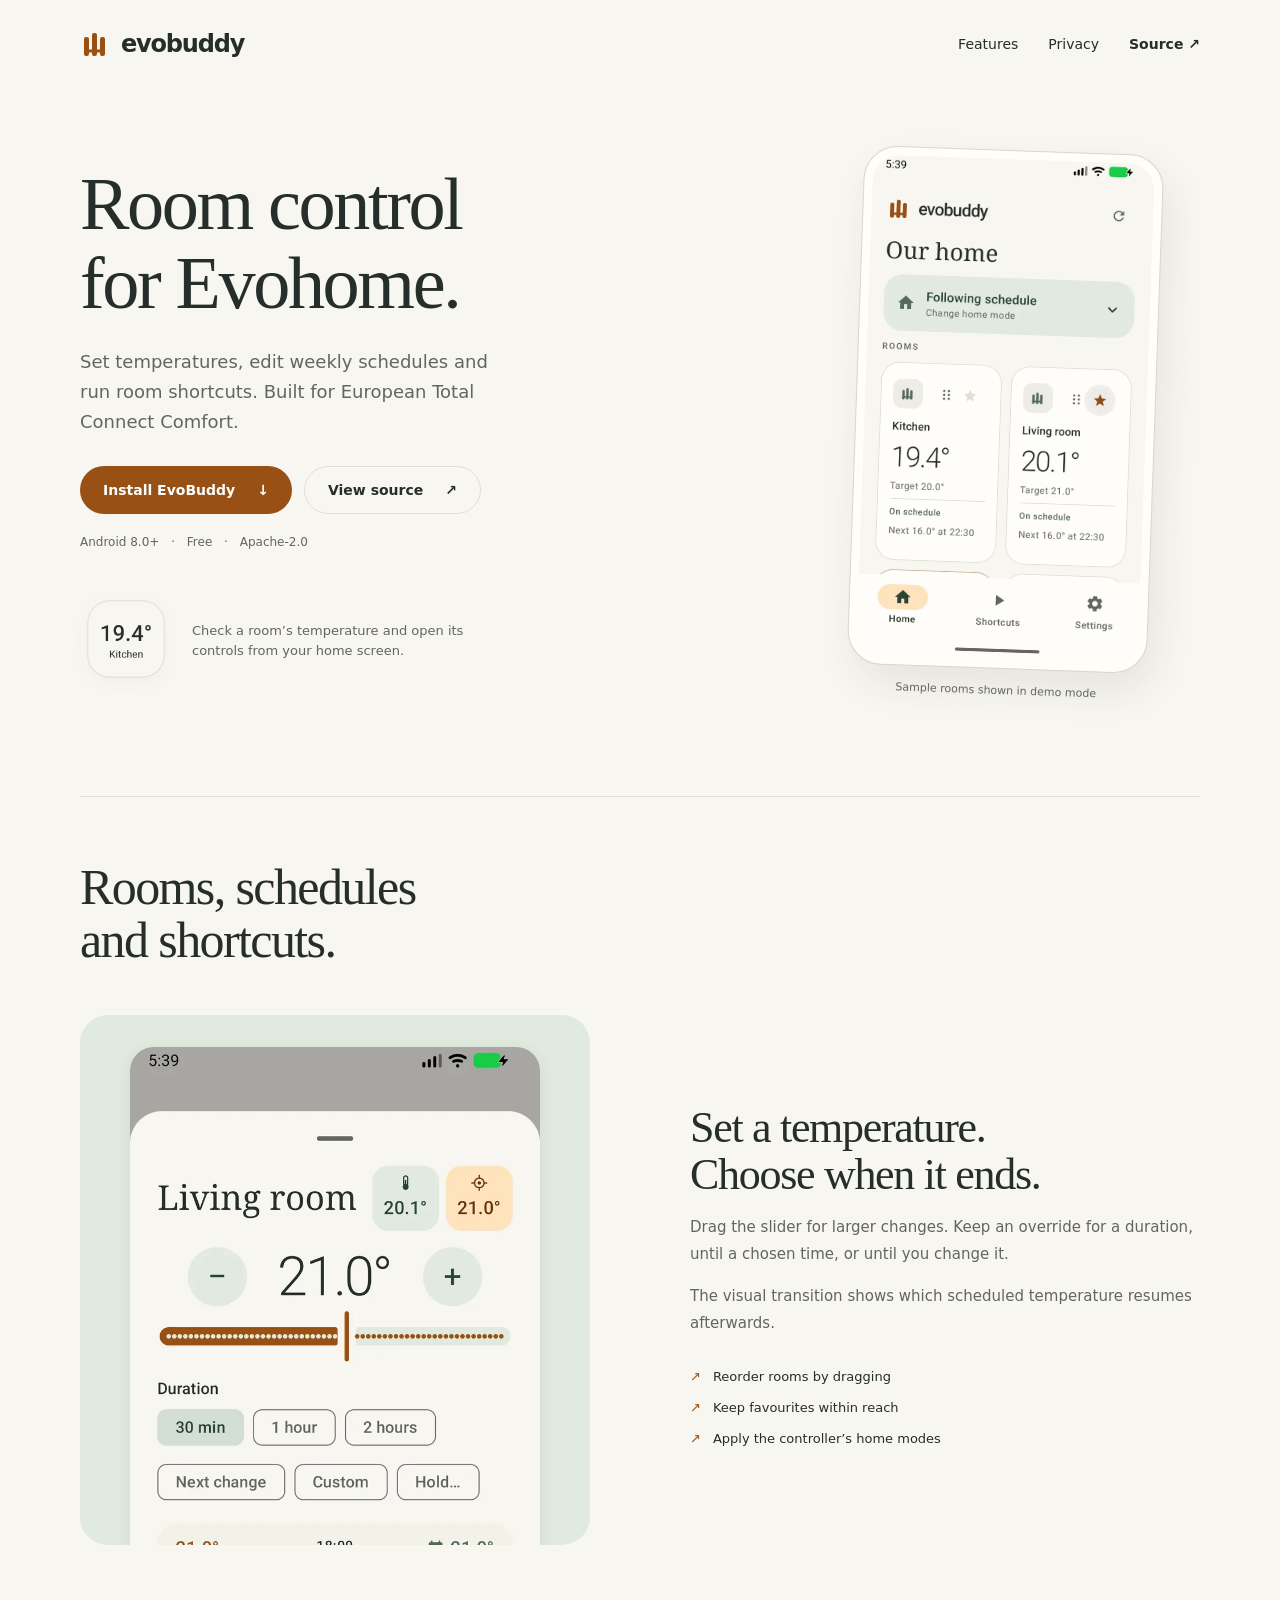
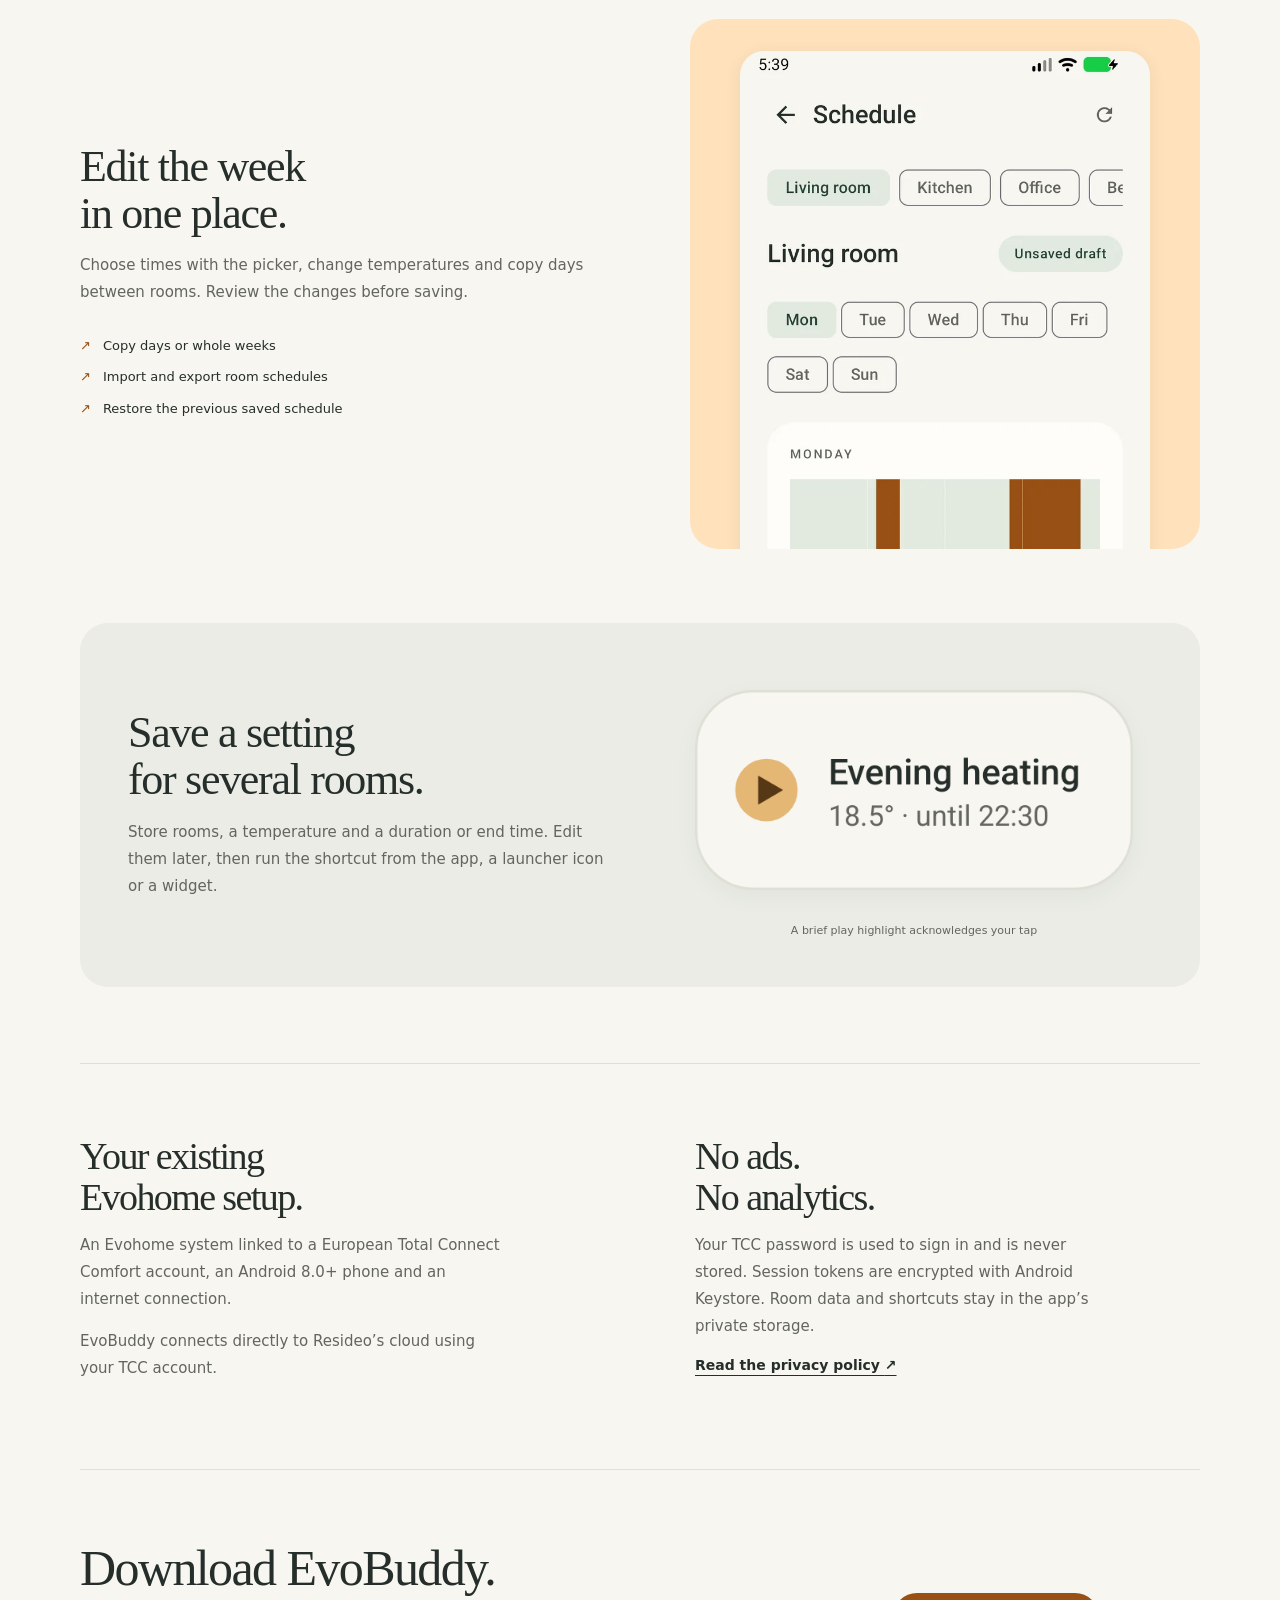
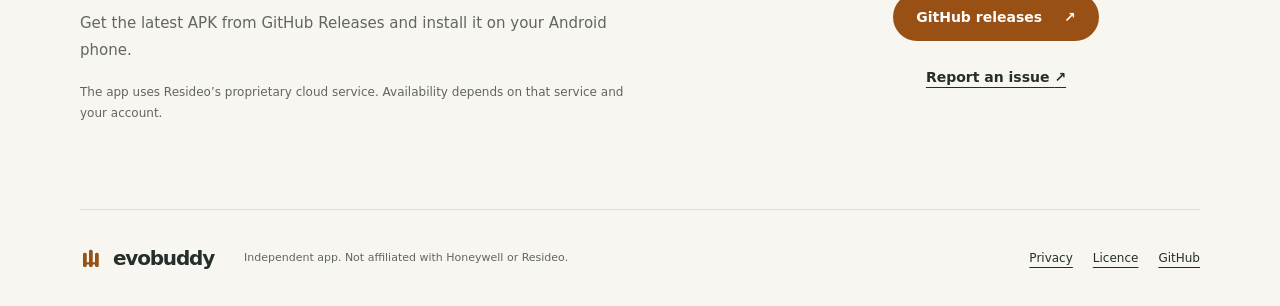
<file: site/index.html>
<!doctype html>
<html lang="en">
<head>
  <meta charset="utf-8">
  <meta name="viewport" content="width=device-width, initial-scale=1">
  <meta name="theme-color" content="#f8f6f0">
  <meta name="description" content="A lightweight Android app for European Evohome. Set room temperatures, edit schedules and run shortcuts from your home screen.">
  <meta property="og:title" content="EvoBuddy — room control for Evohome">
  <meta property="og:description" content="Temperatures, schedules and home-screen shortcuts. Free and open source for Android.">
  <meta property="og:type" content="website">
  <meta property="og:url" content="https://evobuddy.datatra.sh/">
  <meta property="og:image" content="https://evobuddy.datatra.sh/assets/social.png">
  <link rel="canonical" href="https://evobuddy.datatra.sh/">
  <link rel="icon" href="assets/mark.svg" type="image/svg+xml">
  <link rel="stylesheet" href="style.css">
  <title>EvoBuddy — room control for Evohome</title>
</head>
<body>
  <a class="skip" href="#main">Skip to content</a>
  <header class="topbar wrap">
    <a class="brand" href="./" aria-label="EvoBuddy home"><img src="assets/mark.svg" width="32" height="32" alt="">evobuddy</a>
    <nav aria-label="Main navigation"><a href="#features">Features</a><a href="privacy.html">Privacy</a><a href="https://github.com/datatrash/evobuddy" class="source-link">Source <span aria-hidden="true">↗</span></a></nav>
  </header>
  <main id="main">
    <section class="hero wrap" aria-labelledby="hero-title">
      <div class="hero-copy">

        <h1 id="hero-title">Room control<br>for Evohome.</h1>
        <p class="intro">Set temperatures, edit weekly schedules and run room shortcuts. Built for European Total Connect Comfort.</p>
        <div class="actions"><a class="button primary" href="https://github.com/datatrash/evobuddy/releases">Install EvoBuddy <span aria-hidden="true">↓</span></a><a class="button secondary" href="https://github.com/datatrash/evobuddy">View source <span aria-hidden="true">↗</span></a></div>
        <p class="smallprint">Android 8.0+ <span>·</span> Free <span>·</span> Apache-2.0</p>
        <div class="widget-preview"><img src="assets/room-widget.png" width="300" height="300" alt="A compact widget showing 19.4 degrees in Kitchen"><div><p>Check a room’s temperature and open its controls from your home screen.</p></div></div>
      </div>
      <figure class="hero-device"><div class="phone"><img src="assets/home.webp" width="1080" height="1920" fetchpriority="high" alt="EvoBuddy home screen with room temperatures and targets"></div><figcaption>Sample rooms shown in demo mode</figcaption></figure>
    </section>
    <section id="features" class="features wrap" aria-labelledby="features-title">
      <div class="section-heading"><h2 id="features-title">Rooms, schedules<br>and shortcuts.</h2></div>
      <div class="feature-row">
        <figure class="screen-panel sage"><img src="assets/room.webp" width="1080" height="1920" loading="lazy" alt="Room controls with current and target badges, a temperature slider and a transition back to the schedule"></figure>
        <div class="feature-copy"><h3>Set a temperature.<br>Choose when it ends.</h3><p>Drag the slider for larger changes. Keep an override for a duration, until a chosen time, or until you change it.</p><p>The visual transition shows which scheduled temperature resumes afterwards.</p><ul class="plain-list"><li>Reorder rooms by dragging</li><li>Keep favourites within reach</li><li>Apply the controller’s home modes</li></ul></div>
      </div>
      <div class="feature-row reverse">
        <figure class="screen-panel peach"><img src="assets/schedule.webp" width="1080" height="1920" loading="lazy" alt="A weekly room schedule with temperature changes and a day timeline"></figure>
        <div class="feature-copy"><h3>Edit the week<br>in one place.</h3><p>Choose times with the picker, change temperatures and copy days between rooms. Review the changes before saving.</p><ul class="plain-list"><li>Copy days or whole weeks</li><li>Import and export room schedules</li><li>Restore the previous saved schedule</li></ul></div>
      </div>
      <div class="shortcuts-panel"><div><h3>Save a setting<br>for several rooms.</h3><p>Store rooms, a temperature and a duration or end time. Edit them later, then run the shortcut from the app, a launcher icon or a widget.</p></div><figure><img src="assets/shortcut-widget.png" width="600" height="300" loading="lazy" alt="A shortcut widget named Evening heating, set to 18.5 degrees until 22:30"><figcaption>A brief play highlight acknowledges your tap</figcaption></figure></div>
    </section>
    <section class="details wrap" aria-label="Compatibility and privacy">
      <div><h2>Your existing<br>Evohome setup.</h2><p>An Evohome system linked to a European Total Connect Comfort account, an Android 8.0+ phone and an internet connection.</p><p>EvoBuddy connects directly to Resideo’s cloud using your TCC account.</p></div>
      <div><h2>No ads.<br>No analytics.</h2><p>Your TCC password is used to sign in and is never stored. Session tokens are encrypted with Android Keystore. Room data and shortcuts stay in the app’s private storage.</p><a class="text-link" href="privacy.html">Read the privacy policy <span aria-hidden="true">↗</span></a></div>
    </section>
    <section id="install" class="install wrap" aria-labelledby="install-title"><div><h2 id="install-title">Download EvoBuddy.</h2><p>Get the latest APK from GitHub Releases and install it on your Android phone.</p><p class="smallprint">The app uses Resideo’s proprietary cloud service. Availability depends on that service and your account.</p></div><div class="install-actions"><a class="button primary" href="https://github.com/datatrash/evobuddy/releases">GitHub releases <span aria-hidden="true">↗</span></a><a class="text-link" href="https://github.com/datatrash/evobuddy/issues">Report an issue <span aria-hidden="true">↗</span></a></div></section>
  </main>
  <footer class="wrap footer"><a class="brand" href="./"><img src="assets/mark.svg" width="24" height="24" alt="">evobuddy</a><p>Independent app. Not affiliated with Honeywell or Resideo.</p><div><a href="privacy.html">Privacy</a><a href="license.txt">Licence</a><a href="https://github.com/datatrash/evobuddy">GitHub</a></div></footer>
</body>
</html>
</file>
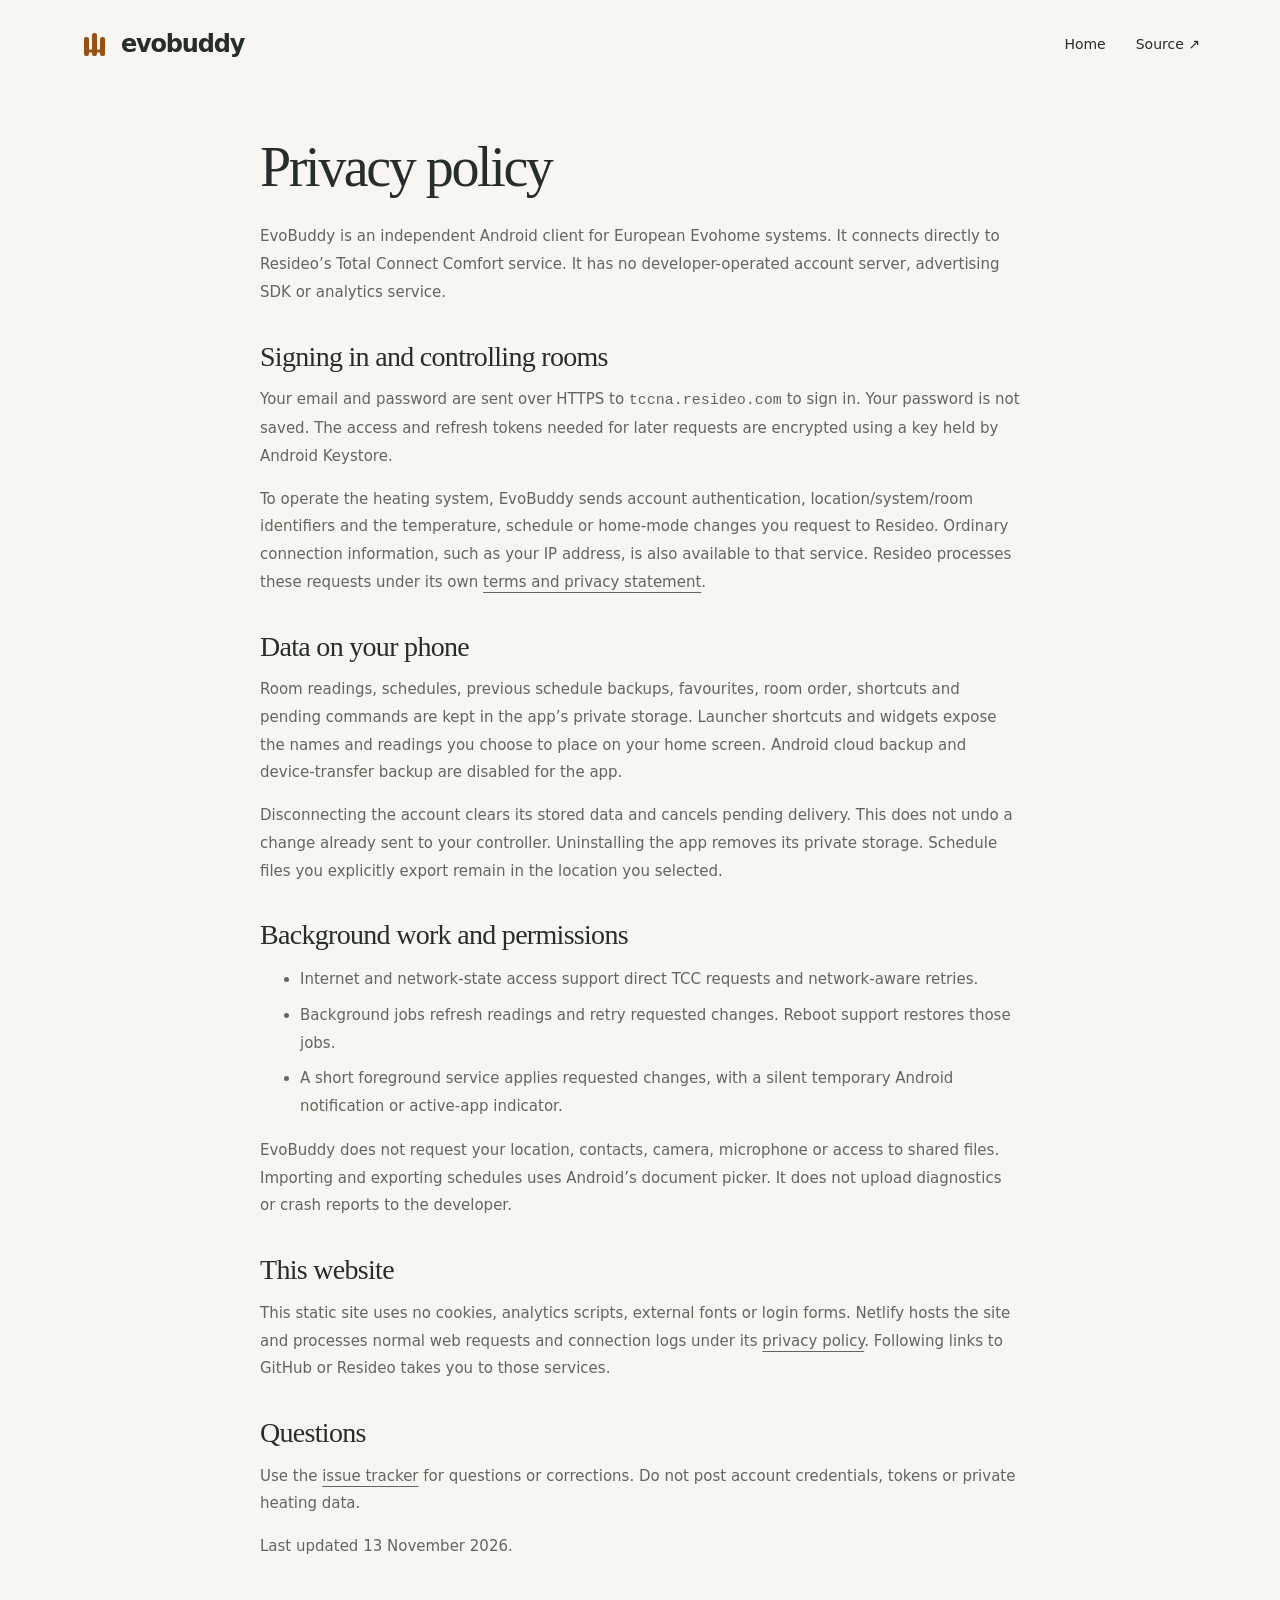
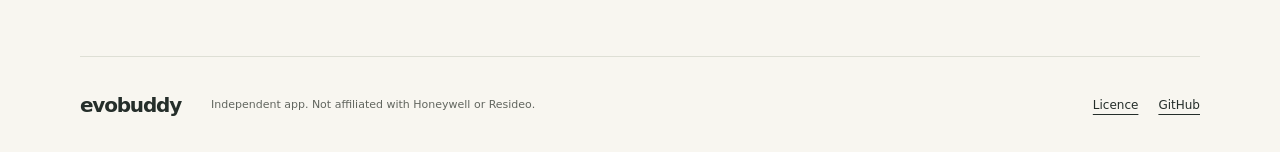
<file: site/privacy.html>
<!doctype html>
<html lang="en"><head><meta charset="utf-8"><meta name="viewport" content="width=device-width,initial-scale=1"><meta name="theme-color" content="#f8f6f0"><meta name="description" content="How EvoBuddy handles your Total Connect Comfort account, room data and device permissions."><link rel="canonical" href="https://evobuddy.datatra.sh/privacy.html"><link rel="icon" href="assets/mark.svg" type="image/svg+xml"><link rel="stylesheet" href="style.css"><title>Privacy — EvoBuddy</title></head>
<body><header class="topbar wrap"><a class="brand" href="./"><img src="assets/mark.svg" width="32" height="32" alt="">evobuddy</a><nav aria-label="Main navigation"><a href="./">Home</a><a href="https://github.com/datatrash/evobuddy">Source ↗</a></nav></header>
<main class="wrap legal"><h1>Privacy policy</h1>
<p>EvoBuddy is an independent Android client for European Evohome systems. It connects directly to Resideo’s Total Connect Comfort service. It has no developer-operated account server, advertising SDK or analytics service.</p>
<h2>Signing in and controlling rooms</h2><p>Your email and password are sent over HTTPS to <code>tccna.resideo.com</code> to sign in. Your password is not saved. The access and refresh tokens needed for later requests are encrypted using a key held by Android Keystore.</p><p>To operate the heating system, EvoBuddy sends account authentication, location/system/room identifiers and the temperature, schedule or home-mode changes you request to Resideo. Ordinary connection information, such as your IP address, is also available to that service. Resideo processes these requests under its own <a href="https://international.mytotalconnectcomfort.com/Home/TermsAndConditions">terms and privacy statement</a>.</p>
<h2>Data on your phone</h2><p>Room readings, schedules, previous schedule backups, favourites, room order, shortcuts and pending commands are kept in the app’s private storage. Launcher shortcuts and widgets expose the names and readings you choose to place on your home screen. Android cloud backup and device-transfer backup are disabled for the app.</p><p>Disconnecting the account clears its stored data and cancels pending delivery. This does not undo a change already sent to your controller. Uninstalling the app removes its private storage. Schedule files you explicitly export remain in the location you selected.</p>
<h2>Background work and permissions</h2><ul><li>Internet and network-state access support direct TCC requests and network-aware retries.</li><li>Background jobs refresh readings and retry requested changes. Reboot support restores those jobs.</li><li>A short foreground service applies requested changes, with a silent temporary Android notification or active-app indicator.</li></ul><p>EvoBuddy does not request your location, contacts, camera, microphone or access to shared files. Importing and exporting schedules uses Android’s document picker. It does not upload diagnostics or crash reports to the developer.</p>
<h2>This website</h2><p>This static site uses no cookies, analytics scripts, external fonts or login forms. Netlify hosts the site and processes normal web requests and connection logs under its <a href="https://www.netlify.com/privacy/">privacy policy</a>. Following links to GitHub or Resideo takes you to those services.</p>
<h2>Questions</h2><p>Use the <a href="https://github.com/datatrash/evobuddy/issues">issue tracker</a> for questions or corrections. Do not post account credentials, tokens or private heating data.</p><p>Last updated 13 November 2026.</p></main>
<footer class="wrap footer"><a class="brand" href="./">evobuddy</a><p>Independent app. Not affiliated with Honeywell or Resideo.</p><div><a href="license.txt">Licence</a><a href="https://github.com/datatrash/evobuddy">GitHub</a></div></footer></body></html>
</file>
<file: site/style.css>
:root{--paper:#f8f6f0;--ink:#252e2a;--muted:#62665f;--orange:#985014;--sage:#e1eadf;--peach:#ffe2bc;--line:#dedfd5;font-family:system-ui,-apple-system,BlinkMacSystemFont,"Segoe UI",sans-serif;color:var(--ink);background:var(--paper);font-synthesis:none;scroll-behavior:smooth}
*{box-sizing:border-box}body{margin:0}a{color:inherit;text-underline-offset:5px}img{display:block;max-width:100%;height:auto}figure{margin:0}button,a{-webkit-tap-highlight-color:#e4b77566}a:focus-visible,summary:focus-visible{outline:3px solid var(--orange);outline-offset:5px}::selection{background:var(--peach)}.wrap{width:min(1120px,calc(100% - 64px));margin-inline:auto}.skip{position:absolute;left:24px;top:-100px;padding:12px;background:white;z-index:10}.skip:focus{top:10px}.topbar{display:flex;align-items:center;justify-content:space-between;padding-block:28px}.brand{display:inline-flex;align-items:center;gap:9px;text-decoration:none;font-size:24px;font-weight:650;letter-spacing:-1.2px}.topbar nav{display:flex;gap:30px;font-size:14px}.topbar nav a{text-decoration:none}.topbar nav a:hover,.text-link:hover{color:var(--orange)}.source-link{font-weight:600}.hero{display:grid;grid-template-columns:1.25fr .75fr;gap:80px;align-items:center;padding-block:62px 96px}h1,h2,h3{font-family:Georgia,"Times New Roman",serif;font-weight:400;letter-spacing:-2.4px;margin:0;line-height:1.06}h1{font-size:clamp(48px,5.8vw,76px)}.intro{font-size:18px;line-height:1.65;max-width:440px;color:var(--muted);margin:25px 0 30px}.actions{display:flex;gap:12px;flex-wrap:wrap}.button{display:inline-flex;align-items:center;justify-content:center;gap:22px;border-radius:100px;padding:15px 23px;text-decoration:none;font-size:14px;font-weight:650;min-height:48px}.button.primary{background:var(--orange);color:white}.button.primary:hover{background:#7f400d}.button.secondary{border:1px solid var(--line)}.button.secondary:hover{border-color:var(--orange)}.smallprint{font-size:12px;line-height:1.7;color:var(--muted);margin-top:18px}.smallprint span{margin-inline:8px}.hero-device{justify-self:center;width:min(100%,300px);transform:rotate(2deg)}.phone{padding:8px;border:1px solid #d6d7ce;border-radius:34px;background:#fffdf8;box-shadow:8px 18px 38px #252e2a16;overflow:hidden}.phone img{border-radius:27px}figcaption{font-size:11px;line-height:1.5;color:var(--muted);text-align:center;margin-top:14px}.widget-preview{display:flex;align-items:center;gap:20px;margin-top:40px;max-width:400px}.widget-preview img{width:92px;flex-shrink:0;filter:drop-shadow(0 4px 8px #252e2a0a)}.widget-preview p{font-size:13px;color:var(--muted);line-height:1.6;margin:5px 0 0}.features{border-top:1px solid var(--line);padding-block:64px 76px}.section-heading{margin-bottom:48px}h2{font-size:clamp(36px,4vw,50px);letter-spacing:-1.6px}.feature-row{display:grid;grid-template-columns:1fr 1fr;gap:100px;align-items:center;margin-block:38px 74px}.screen-panel{border-radius:28px;overflow:hidden;padding:32px 50px 0;max-height:530px}.screen-panel img{border-radius:24px 24px 0 0;box-shadow:0 3px 16px #252e2a14;width:100%}.sage{background:var(--sage)}.peach{background:var(--peach)}h3{font-size:clamp(32px,3.6vw,44px);letter-spacing:-1.3px}.feature-copy p,.details p,.shortcuts-panel p,.install p{font-size:15px;line-height:1.8;color:var(--muted)}.plain-list{padding:0;list-style:none;margin:24px 0 0;font-size:13px;line-height:2.4}.plain-list li:before{content:"↗";color:var(--orange);margin-right:12px}.reverse .screen-panel{grid-column:2;grid-row:1}.reverse .feature-copy{grid-column:1;grid-row:1}.shortcuts-panel{background:#eaece5;display:grid;grid-template-columns:1fr 1fr;align-items:center;gap:72px;padding:48px;border-radius:28px}.shortcuts-panel p{margin-bottom:0}.shortcuts-panel img{width:100%;filter:drop-shadow(0 7px 10px #252e2a0a)}.details{display:grid;grid-template-columns:1fr 1fr;gap:110px;border-top:1px solid var(--line);padding-block:72px}.details h2{font-size:38px}.details p{max-width:420px}.text-link{font-size:14px;font-weight:600}.install{border-top:1px solid var(--line);padding-block:72px;display:grid;grid-template-columns:1.2fr .8fr;gap:100px;align-items:center}.install p{max-width:560px}.install .smallprint{font-size:12px}.install-actions{display:flex;align-items:center;flex-direction:column;gap:28px}.footer{border-top:1px solid var(--line);display:flex;align-items:center;gap:30px;padding-block:28px}.footer .brand{font-size:20px}.footer p{font-size:11px;line-height:1.6;color:var(--muted);flex:1}.footer>div{display:flex;gap:20px;font-size:12px}.legal{max-width:760px;padding-block:50px 80px}.legal h1{font-size:56px;margin-bottom:26px}.legal h2{font-size:28px;margin-top:35px;letter-spacing:-.7px}.legal p,.legal li{font-size:15px;line-height:1.85;color:var(--muted)}.legal li{margin-bottom:8px}.legal .legal ul{padding-left:20px}
@media(max-width:900px){.hero{gap:40px}.feature-row{gap:50px}.screen-panel{padding:24px 24px 0}.details{gap:60px}.shortcuts-panel{padding:36px;gap:35px}.install{gap:45px}.footer{flex-wrap:wrap}.footer p{min-width:60%;margin:0}.footer>div{margin-left:auto}}
@media(max-width:640px){.wrap{width:calc(100% - 40px)}.topbar{padding-block:22px}.brand{font-size:22px}.topbar nav{gap:17px;font-size:12px}.hero{grid-template-columns:1fr;gap:45px;padding-block:38px 58px}.hero h1{font-size:52px}.intro{font-size:16px;max-width:100%}.hero-device{width:250px;transform:none}.widget-preview{margin-top:28px}.features{padding-top:44px}.feature-row{grid-template-columns:1fr;gap:28px;margin-bottom:54px}.feature-copy{grid-row:1}.screen-panel{max-height:430px;padding:24px 40px 0}.reverse .screen-panel{grid-column:1;grid-row:2}.reverse .feature-copy{grid-column:1;grid-row:1}.section-heading{margin-bottom:35px}.shortcuts-panel{grid-template-columns:1fr;padding:28px;gap:30px}.details,.install{grid-template-columns:1fr;gap:40px;padding-block:45px}.details h2{font-size:36px}.install-actions{align-items:flex-start}.footer{gap:20px}.footer p{min-width:100%;order:2}.footer>div{gap:15px}.footer .brand{font-size:18px}.legal{padding-top:35px}.legal h1{font-size:44px}.legal h2{font-size:26px}}
@media(prefers-reduced-motion:reduce){:root{scroll-behavior:auto}}
</file>
